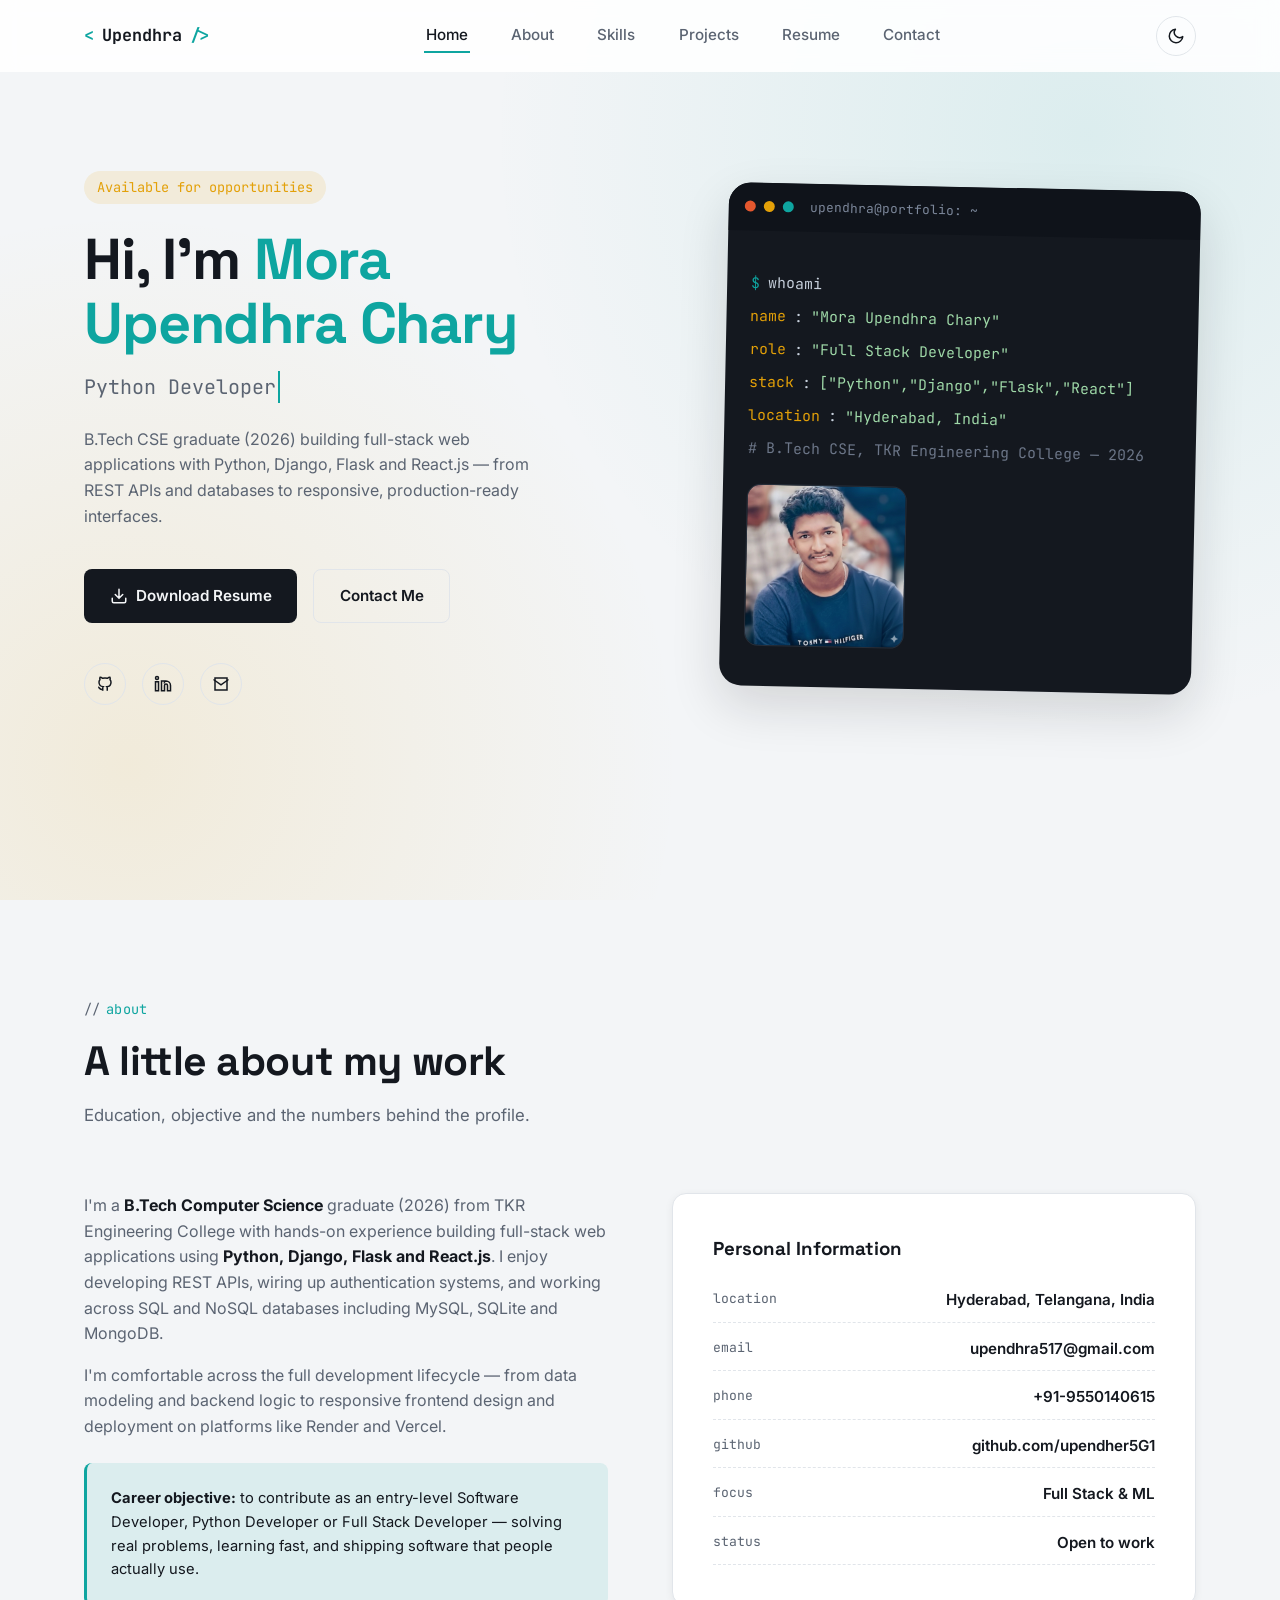
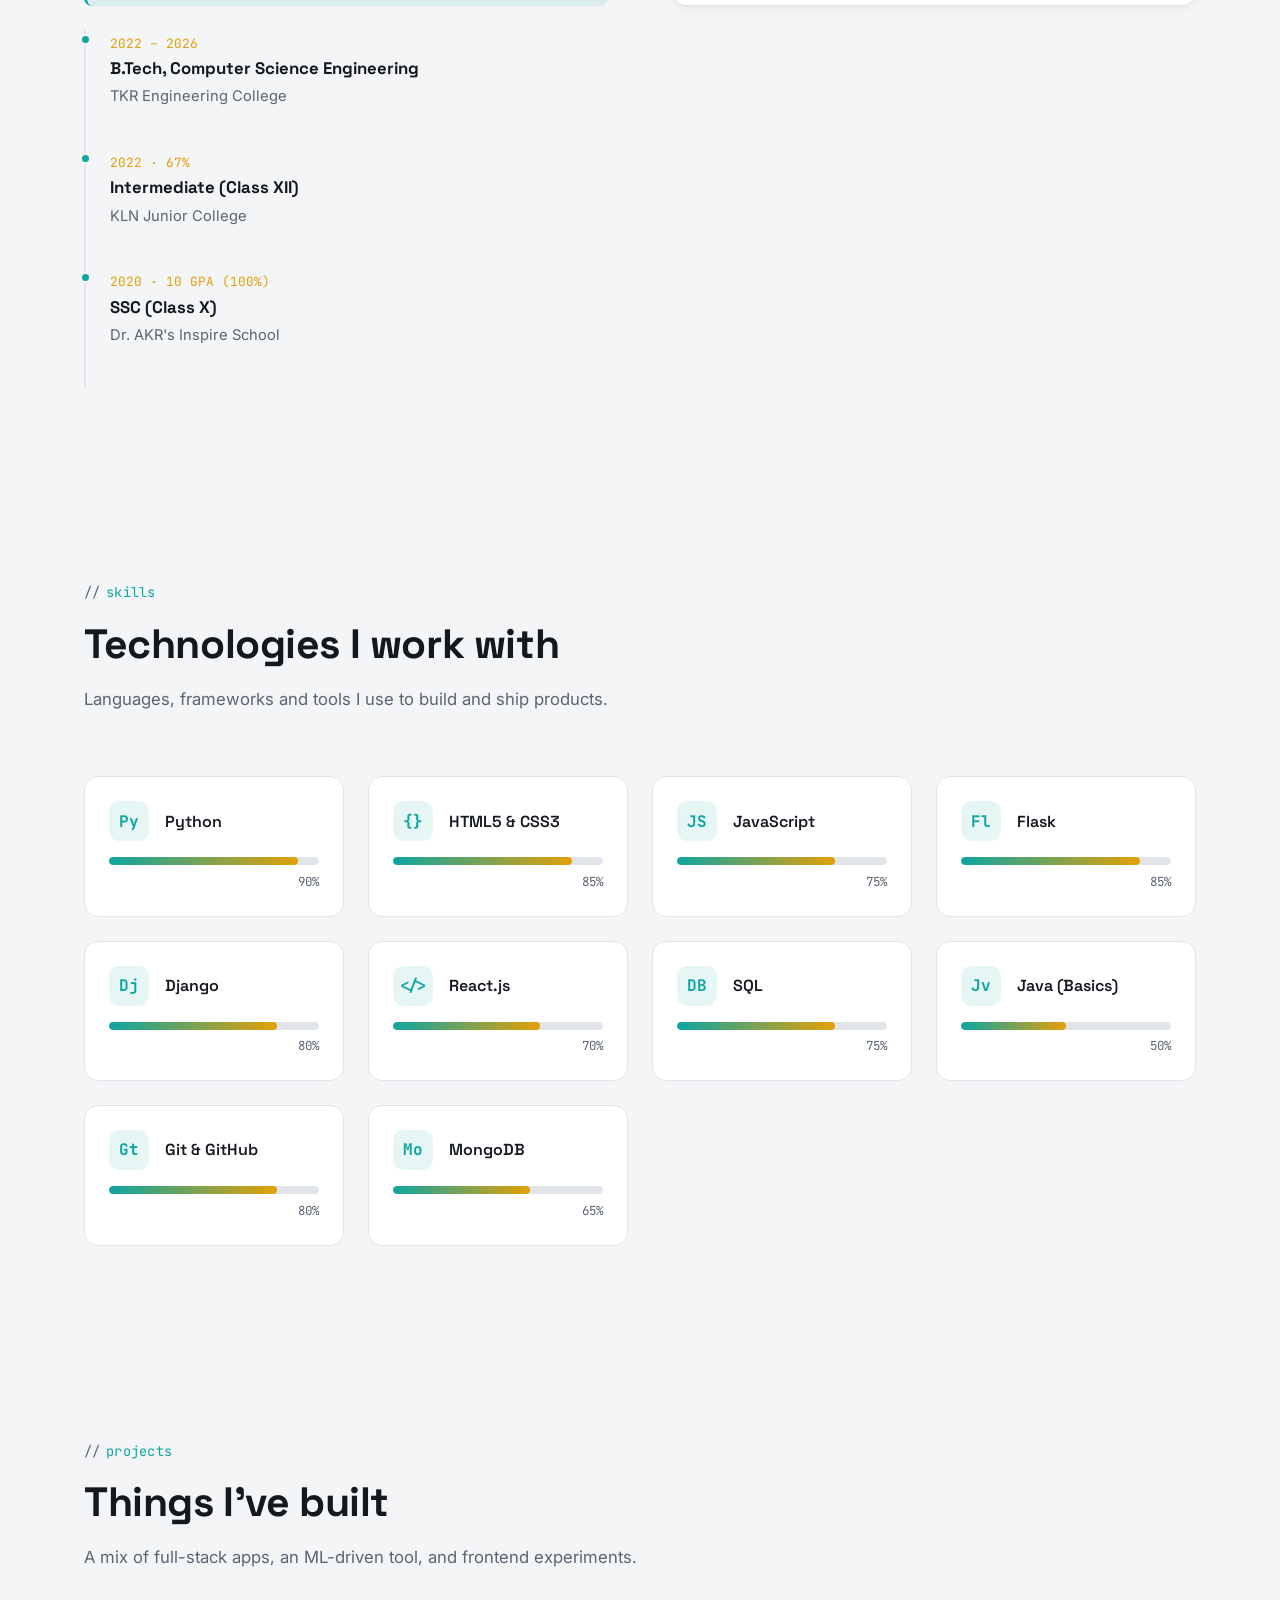
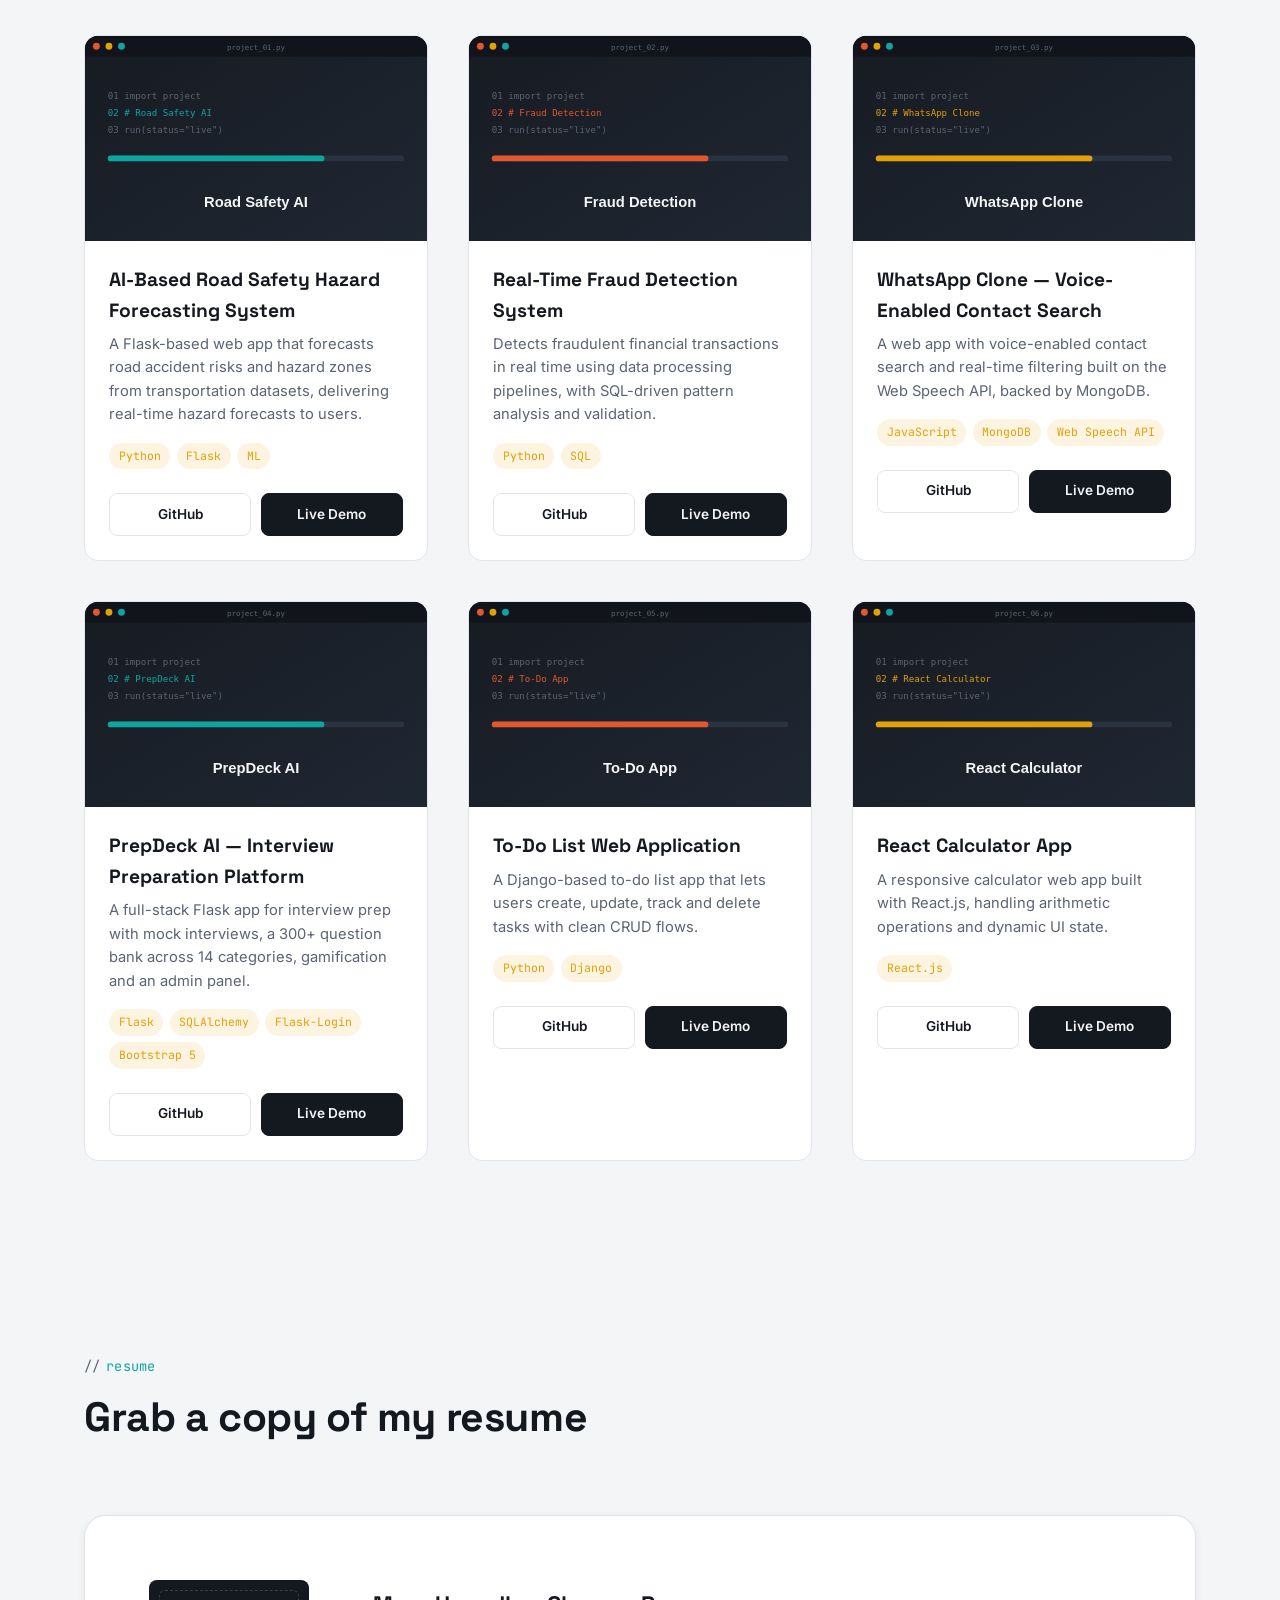
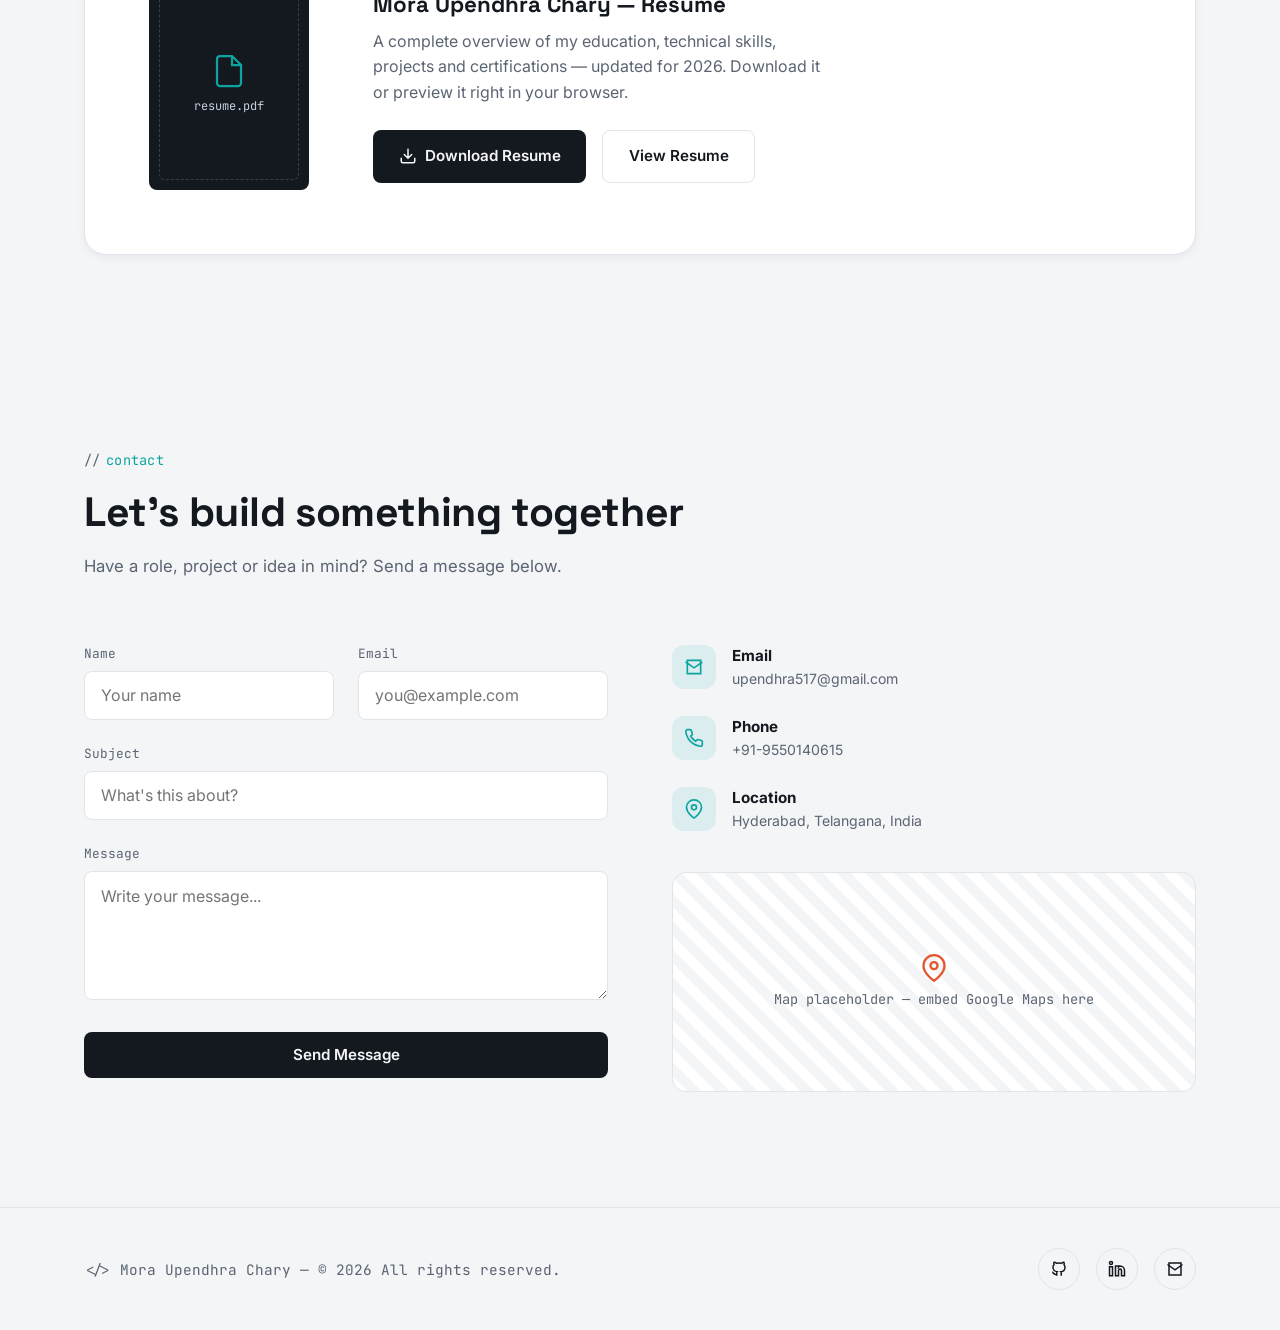
<file: index.html>
<!DOCTYPE html>
<html lang="en">
<head>
  <meta charset="UTF-8" />
  <meta name="viewport" content="width=device-width, initial-scale=1.0" />
  <title>Mora Upendhra Chary — Python &amp; Full Stack Developer</title>
  <meta name="description" content="Portfolio of Mora Upendhra Chary — Python, Django, Flask &amp; React.js developer. B.Tech CSE student building full-stack web apps and ML-powered tools." />
  <meta name="keywords" content="Upendhra Chary, Python Developer, Django Developer, Flask Developer, React Developer, Full Stack Developer, Portfolio" />
  <meta name="author" content="Mora Upendhra Chary" />

  <!-- Open Graph -->
  <meta property="og:title" content="Mora Upendhra Chary — Python &amp; Full Stack Developer" />
  <meta property="og:description" content="Full-stack developer skilled in Python, Django, Flask, React.js and SQL/NoSQL databases." />
  <meta property="og:type" content="website" />

  <!-- Favicon (inline SVG, no external file needed) -->
  <link rel="icon" href="data:image/svg+xml,<svg xmlns=%22http://www.w3.org/2000/svg%22 viewBox=%220 0 100 100%22><rect width=%22100%22 height=%22100%22 rx=%2222%22 fill=%22%2314181F%22/><text x=%2250%22 y=%2266%22 font-size=%2250%22 fill=%22%230EA5A0%22 font-family=%22monospace%22 text-anchor=%22middle%22>&lt;/&gt;</text></svg>" />

  <!-- Fonts: display + body + mono -->
  <link rel="preconnect" href="https://fonts.googleapis.com" />
  <link rel="preconnect" href="https://fonts.gstatic.com" crossorigin />
  <link href="https://fonts.googleapis.com/css2?family=Space+Grotesk:wght@500;700&family=Inter:wght@400;500;600&family=JetBrains+Mono:wght@400;500;700&display=swap" rel="stylesheet" />

  <link rel="stylesheet" href="css/style.css" />
</head>
<body data-theme="light">

  <!-- ===================== Loading screen ===================== -->
  <div class="loader" id="loader" aria-hidden="true">
    <div class="loader-code">
      <span>booting_portfolio.py</span>
      <span class="loader-dot"></span>
      <span class="loader-dot"></span>
      <span class="loader-dot"></span>
    </div>
  </div>

  <!-- ===================== Scroll progress bar ===================== -->
  <div class="scroll-progress" id="scrollProgress"></div>

  <!-- ===================== Navigation ===================== -->
  <header>
    <nav class="navbar" id="navbar" aria-label="Primary">
      <div class="nav-inner">
        <a href="#home" class="nav-logo" aria-label="Homepage">
          <span class="bracket">&lt;</span>Upendhra<span class="bracket">/&gt;</span>
        </a>

        <ul class="nav-links" id="navLinks">
          <li><a href="#home" class="nav-link active" data-nav>Home</a></li>
          <li><a href="#about" class="nav-link" data-nav>About</a></li>
          <li><a href="#skills" class="nav-link" data-nav>Skills</a></li>
          <li><a href="#projects" class="nav-link" data-nav>Projects</a></li>
          <li><a href="#resume" class="nav-link" data-nav>Resume</a></li>
          <li><a href="#contact" class="nav-link" data-nav>Contact</a></li>
        </ul>

        <div class="nav-actions">
          <button class="theme-toggle" id="themeToggle" aria-label="Toggle dark mode" type="button">
            <svg class="icon-moon" viewBox="0 0 24 24" fill="none" stroke-width="2" stroke-linecap="round" stroke-linejoin="round"><path d="M21 12.79A9 9 0 1 1 11.21 3 7 7 0 0 0 21 12.79z"/></svg>
            <svg class="icon-sun" viewBox="0 0 24 24" fill="none" stroke-width="2" stroke-linecap="round" stroke-linejoin="round"><circle cx="12" cy="12" r="5"/><path d="M12 1v2M12 21v2M4.22 4.22l1.42 1.42M18.36 18.36l1.42 1.42M1 12h2M21 12h2M4.22 19.78l1.42-1.42M18.36 5.64l1.42-1.42"/></svg>
          </button>
          <button class="hamburger" id="hamburger" aria-label="Toggle menu" aria-expanded="false" aria-controls="navLinks" type="button">
            <span></span><span></span><span></span>
          </button>
        </div>
      </div>
    </nav>
  </header>

  <main>
    <!-- ===================== Hero ===================== -->
    <section class="hero" id="home">
      <div class="container hero-inner">
        <div class="hero-copy reveal">
          <span class="hero-tag">Available for opportunities</span>
          <h1 class="hero-title">Hi, I'm <span class="highlight">Mora Upendhra Chary</span></h1>
          <p class="hero-role"><span id="typedText"></span><span class="cursor">&nbsp;</span></p>
          <p class="hero-desc">
            B.Tech CSE graduate (2026) building full-stack web applications with
            Python, Django, Flask and React.js — from REST APIs and databases
            to responsive, production-ready interfaces.
          </p>

          <div class="hero-actions">
            <a href="assets/Upendhra_Chary_Mora_Resume.pdf" download class="btn btn-primary">
              <svg width="18" height="18" viewBox="0 0 24 24" fill="none" stroke="currentColor" stroke-width="2" stroke-linecap="round"><path d="M21 15v4a2 2 0 0 1-2 2H5a2 2 0 0 1-2-2v-4M7 10l5 5 5-5M12 15V3"/></svg>
              Download Resume
            </a>
            <a href="#contact" class="btn btn-outline" data-nav>Contact Me</a>
          </div>

          <div class="hero-socials">
            <a class="social-icon" href="https://github.com/upendher5G1" target="_blank" rel="noopener noreferrer" aria-label="GitHub profile">
              <svg viewBox="0 0 24 24" fill="none" stroke-width="2"><path d="M9 19c-4.3 1.4-4.3-2.5-6-3m12 5v-3.5c0-1 .1-1.4-.5-2 2.8-.3 5.5-1.4 5.5-6a4.6 4.6 0 0 0-1.3-3.2 4.2 4.2 0 0 0-.1-3.2s-1.1-.3-3.5 1.3a12.3 12.3 0 0 0-6.2 0C6.5 2.8 5.4 3.1 5.4 3.1a4.2 4.2 0 0 0-.1 3.2A4.6 4.6 0 0 0 4 9.5c0 4.6 2.7 5.7 5.5 6-.6.6-.6 1.2-.5 2V21"/></svg>
            </a>
            <a class="social-icon" href="#" target="_blank" rel="noopener noreferrer" aria-label="LinkedIn profile">
              <svg viewBox="0 0 24 24" fill="none" stroke-width="2"><path d="M16 8a6 6 0 0 1 6 6v7h-4v-7a2 2 0 0 0-4 0v7h-4V8h4v1.5A5 5 0 0 1 16 8z"/><rect x="2" y="9" width="4" height="12"/><circle cx="4" cy="4" r="2"/></svg>
            </a>
            <a class="social-icon" href="mailto:upendhra517@gmail.com" aria-label="Send email">
              <svg viewBox="0 0 24 24" fill="none" stroke-width="2"><path d="M4 4h16v16H4z"/><path d="m22 6-10 7L2 6"/></svg>
            </a>
          </div>
        </div>

        <div class="hero-visual reveal">
          <div class="terminal-card">
            <div class="terminal-titlebar">
              <span class="terminal-dot red"></span>
              <span class="terminal-dot amber"></span>
              <span class="terminal-dot green"></span>
              <span class="terminal-title">upendhra@portfolio: ~</span>
            </div>
            <div class="terminal-body">
              <p class="line"><span class="prompt">$</span> whoami</p>
              <p class="line"><span class="key">name</span>: <span class="str">"Mora Upendhra Chary"</span></p>
              <p class="line"><span class="key">role</span>: <span class="str">"Full Stack Developer"</span></p>
              <p class="line"><span class="key">stack</span>: <span class="str">["Python","Django","Flask","React"]</span></p>
              <p class="line"><span class="key">location</span>: <span class="str">"Hyderabad, India"</span></p>
              <p class="line"><span class="com"># B.Tech CSE, TKR Engineering College — 2026</span></p>
              <div class="avatar-frame">
                <img src="images/uppy.png" alt="Illustrated profile placeholder for Mora Upendhra Chary" width="160" height="160" loading="lazy" />
              </div>
            </div>
          </div>
        </div>
      </div>
    </section>

    <!-- ===================== About ===================== -->
    <section id="about">
      <div class="container">
        <div class="section-head reveal">
          <p class="eyebrow">about</p>
          <h2 class="section-title">A little about my work</h2>
          <p class="section-sub">Education, objective and the numbers behind the profile.</p>
        </div>

        <div class="about-grid">
          <div class="about-bio reveal">
            <p>
              I'm a <strong>B.Tech Computer Science</strong> graduate (2026) from TKR Engineering
              College with hands-on experience building full-stack web applications using
              <strong>Python, Django, Flask and React.js</strong>. I enjoy developing REST APIs,
              wiring up authentication systems, and working across SQL and NoSQL databases
              including MySQL, SQLite and MongoDB.
            </p>
            <p>
              I'm comfortable across the full development lifecycle — from data modeling
              and backend logic to responsive frontend design and deployment on platforms
              like Render and Vercel.
            </p>

            <div class="objective-box">
              <strong>Career objective:</strong> to contribute as an entry-level Software
              Developer, Python Developer or Full Stack Developer — solving real problems,
              learning fast, and shipping software that people actually use.
            </div>

            <div class="timeline">
              <div class="timeline-item">
                <span>2022 – 2026</span>
                <h4>B.Tech, Computer Science Engineering</h4>
                <p>TKR Engineering College</p>
              </div>
              <div class="timeline-item">
                <span>2022 · 67%</span>
                <h4>Intermediate (Class XII)</h4>
                <p>KLN Junior College</p>
              </div>
              <div class="timeline-item">
                <span>2020 · 10 GPA (100%)</span>
                <h4>SSC (Class X)</h4>
                <p>Dr. AKR's Inspire School</p>
              </div>
            </div>
          </div>

          <div class="info-card reveal">
            <h3>Personal Information</h3>
            <ul class="info-list">
              <li><span>location</span><span>Hyderabad, Telangana, India</span></li>
              <li><span>email</span><span>upendhra517@gmail.com</span></li>
              <li><span>phone</span><span>+91-9550140615</span></li>
              <li><span>github</span><span>github.com/upendher5G1</span></li>
              <li><span>focus</span><span>Full Stack &amp; ML</span></li>
              <li><span>status</span><span>Open to work</span></li>
            </ul>
          </div>
        </div>
      </div>
    </section>

    <!-- ===================== Skills ===================== -->
    <section id="skills">
      <div class="container">
        <div class="section-head reveal">
          <p class="eyebrow">skills</p>
          <h2 class="section-title">Technologies I work with</h2>
          <p class="section-sub">Languages, frameworks and tools I use to build and ship products.</p>
        </div>

        <div class="skills-grid reveal-stagger" id="skillsGrid">
          <!-- Skill cards are injected identically in markup for SEO/no-JS fallback -->
          <div class="skill-card reveal" data-percent="90">
            <div class="skill-top"><span class="skill-icon">Py</span><span class="skill-name">Python</span></div>
            <div class="skill-bar-track"><div class="skill-bar-fill"></div></div>
            <div class="skill-percent">90%</div>
          </div>
          <div class="skill-card reveal" data-percent="85">
            <div class="skill-top"><span class="skill-icon">{}</span><span class="skill-name">HTML5 &amp; CSS3</span></div>
            <div class="skill-bar-track"><div class="skill-bar-fill"></div></div>
            <div class="skill-percent">85%</div>
          </div>
          <div class="skill-card reveal" data-percent="75">
            <div class="skill-top"><span class="skill-icon">JS</span><span class="skill-name">JavaScript</span></div>
            <div class="skill-bar-track"><div class="skill-bar-fill"></div></div>
            <div class="skill-percent">75%</div>
          </div>
          <div class="skill-card reveal" data-percent="85">
            <div class="skill-top"><span class="skill-icon">Fl</span><span class="skill-name">Flask</span></div>
            <div class="skill-bar-track"><div class="skill-bar-fill"></div></div>
            <div class="skill-percent">85%</div>
          </div>
          <div class="skill-card reveal" data-percent="80">
            <div class="skill-top"><span class="skill-icon">Dj</span><span class="skill-name">Django</span></div>
            <div class="skill-bar-track"><div class="skill-bar-fill"></div></div>
            <div class="skill-percent">80%</div>
          </div>
          <div class="skill-card reveal" data-percent="70">
            <div class="skill-top"><span class="skill-icon">&lt;/&gt;</span><span class="skill-name">React.js</span></div>
            <div class="skill-bar-track"><div class="skill-bar-fill"></div></div>
            <div class="skill-percent">70%</div>
          </div>
          <div class="skill-card reveal" data-percent="75">
            <div class="skill-top"><span class="skill-icon">DB</span><span class="skill-name">SQL</span></div>
            <div class="skill-bar-track"><div class="skill-bar-fill"></div></div>
            <div class="skill-percent">75%</div>
          </div>
          <div class="skill-card reveal" data-percent="50">
            <div class="skill-top"><span class="skill-icon">Jv</span><span class="skill-name">Java (Basics)</span></div>
            <div class="skill-bar-track"><div class="skill-bar-fill"></div></div>
            <div class="skill-percent">50%</div>
          </div>
          <div class="skill-card reveal" data-percent="80">
            <div class="skill-top"><span class="skill-icon">Gt</span><span class="skill-name">Git &amp; GitHub</span></div>
            <div class="skill-bar-track"><div class="skill-bar-fill"></div></div>
            <div class="skill-percent">80%</div>
          </div>
          <div class="skill-card reveal" data-percent="65">
            <div class="skill-top"><span class="skill-icon">Mo</span><span class="skill-name">MongoDB</span></div>
            <div class="skill-bar-track"><div class="skill-bar-fill"></div></div>
            <div class="skill-percent">65%</div>
          </div>
        </div>
      </div>
    </section>

    <!-- ===================== Projects ===================== -->
    <section id="projects">
      <div class="container">
        <div class="section-head reveal">
          <p class="eyebrow">projects</p>
          <h2 class="section-title">Things I've built</h2>
          <p class="section-sub">A mix of full-stack apps, an ML-driven tool, and frontend experiments.</p>
        </div>

        <div class="projects-grid">

          <article class="project-card reveal">
            <div class="project-thumb">
              <img src="images/project-1.svg" alt="AI-Based Road Safety Hazard Forecasting System preview" loading="lazy" width="600" height="360" />
            </div>
            <div class="project-body">
              <h3>AI-Based Road Safety Hazard Forecasting System</h3>
              <p>A Flask-based web app that forecasts road accident risks and hazard zones from transportation datasets, delivering real-time hazard forecasts to users.</p>
              <div class="tech-tags"><span>Python</span><span>Flask</span><span>ML</span></div>
              <div class="project-links">
                <a href="https://github.com/upendher5G1/AI_Based_Road_Safety_Project" target="_blank" rel="noopener noreferrer">GitHub</a>
                <a class="primary" href="https://ai-based-road-safety-project.onrender.com" target="_blank" rel="noopener noreferrer">Live Demo</a>
              </div>
            </div>
          </article>

          <article class="project-card reveal">
            <div class="project-thumb">
              <img src="images/project-2.svg" alt="Real-Time Fraud Detection System preview" loading="lazy" width="600" height="360" />
            </div>
            <div class="project-body">
              <h3>Real-Time Fraud Detection System</h3>
              <p>Detects fraudulent financial transactions in real time using data processing pipelines, with SQL-driven pattern analysis and validation.</p>
              <div class="tech-tags"><span>Python</span><span>SQL</span></div>
              <div class="project-links">
                <a href="https://github.com/upendher5G1/Fraud-Transaction-Detection-Project" target="_blank" rel="noopener noreferrer">GitHub</a>
                <a class="primary" href="https://fruad-transaction-detection-project.onrender.com" target="_blank" rel="noopener noreferrer">Live Demo</a>
              </div>
            </div>
          </article>

          <article class="project-card reveal">
            <div class="project-thumb">
              <img src="images/project-3.svg" alt="WhatsApp Clone with Voice-Enabled Contact Search preview" loading="lazy" width="600" height="360" />
            </div>
            <div class="project-body">
              <h3>WhatsApp Clone — Voice-Enabled Contact Search</h3>
              <p>A web app with voice-enabled contact search and real-time filtering built on the Web Speech API, backed by MongoDB.</p>
              <div class="tech-tags"><span>JavaScript</span><span>MongoDB</span><span>Web Speech API</span></div>
              <div class="project-links">
                <a href="https://github.com/upendher5G1/Whatsapp_Clone" target="_blank" rel="noopener noreferrer">GitHub</a>
                <a class="primary" href="https://quiet-profiterole-9f90bc.netlify.app/" target="_blank" rel="noopener noreferrer">Live Demo</a>
              </div>
            </div>
          </article>

          <article class="project-card reveal">
            <div class="project-thumb">
              <img src="images/project-4.svg" alt="PrepDeck AI Interview Preparation Platform preview" loading="lazy" width="600" height="360" />
            </div>
            <div class="project-body">
              <h3>PrepDeck AI — Interview Preparation Platform</h3>
              <p>A full-stack Flask app for interview prep with mock interviews, a 300+ question bank across 14 categories, gamification and an admin panel.</p>
              <div class="tech-tags"><span>Flask</span><span>SQLAlchemy</span><span>Flask-Login</span><span>Bootstrap 5</span></div>
              <div class="project-links">
                <a href="https://github.com/upendher5G1/AI-interview-practice" target="_blank" rel="noopener noreferrer">GitHub</a>
                <a class="primary" href="https://reword-swagger-paddle.ngrok-free.dev" target="_blank" rel="noopener noreferrer">Live Demo</a>
              </div>
            </div>
          </article>

          <article class="project-card reveal">
            <div class="project-thumb">
              <img src="images/project-5.svg" alt="To-Do List Web Application preview" loading="lazy" width="600" height="360" />
            </div>
            <div class="project-body">
              <h3>To-Do List Web Application</h3>
              <p>A Django-based to-do list app that lets users create, update, track and delete tasks with clean CRUD flows.</p>
              <div class="tech-tags"><span>Python</span><span>Django</span></div>
              <div class="project-links">
                <a href="https://github.com/upendher5G1/TODO_List" target="_blank" rel="noopener noreferrer">GitHub</a>
                <a class="primary" href="https://todo-list-3vbt.onrender.com" target="_blank" rel="noopener noreferrer">Live Demo</a>
              </div>
            </div>
          </article>

          <article class="project-card reveal">
            <div class="project-thumb">
              <img src="images/project-6.svg" alt="React Calculator App preview" loading="lazy" width="600" height="360" />
            </div>
            <div class="project-body">
              <h3>React Calculator App</h3>
              <p>A responsive calculator web app built with React.js, handling arithmetic operations and dynamic UI state.</p>
              <div class="tech-tags"><span>React.js</span></div>
              <div class="project-links">
                <a href="https://github.com/upendher5G1" target="_blank" rel="noopener noreferrer">GitHub</a>
                <a class="primary" href="https://react-calculater-sepia.vercel.app/" target="_blank" rel="noopener noreferrer">Live Demo</a>
              </div>
            </div>
          </article>

        </div>
      </div>
    </section>

    <!-- ===================== Resume ===================== -->
    <section id="resume">
      <div class="container">
        <div class="section-head reveal">
          <p class="eyebrow">resume</p>
          <h2 class="section-title">Grab a copy of my resume</h2>
        </div>

        <div class="resume-card reveal">
          <div class="resume-preview">
            <svg viewBox="0 0 24 24" fill="none" stroke="currentColor" stroke-width="1.5"><path d="M14 2H6a2 2 0 0 0-2 2v16a2 2 0 0 0 2 2h12a2 2 0 0 0 2-2V8z"/><path d="M14 2v6h6"/></svg>
            <span>resume.pdf</span>
          </div>
          <div class="resume-text">
            <h3>Mora Upendhra Chary — Resume</h3>
            <p>
              A complete overview of my education, technical skills, projects and
              certifications — updated for 2026. Download it or preview it right
              in your browser.
            </p>
            <div class="resume-buttons">
              <a href="assets/Upendhra_Chary_Mora_Resume.pdf" download class="btn btn-primary">
                <svg width="18" height="18" viewBox="0 0 24 24" fill="none" stroke="currentColor" stroke-width="2" stroke-linecap="round"><path d="M21 15v4a2 2 0 0 1-2 2H5a2 2 0 0 1-2-2v-4M7 10l5 5 5-5M12 15V3"/></svg>
                Download Resume
              </a>
              <a href="assets/Upendhra_Chary_Mora_Resume.pdf" target="_blank" rel="noopener noreferrer" class="btn btn-outline">View Resume</a>
            </div>
          </div>
        </div>
      </div>
    </section>

    <!-- ===================== Contact ===================== -->
    <section id="contact">
      <div class="container">
        <div class="section-head reveal">
          <p class="eyebrow">contact</p>
          <h2 class="section-title">Let's build something together</h2>
          <p class="section-sub">Have a role, project or idea in mind? Send a message below.</p>
        </div>

        <div class="contact-grid">
          <form class="contact-form reveal" id="contactForm" novalidate>
            <div class="form-row">
              <div class="form-group">
                <label for="name">Name</label>
                <input type="text" id="name" name="name" placeholder="Your name" required />
              </div>
              <div class="form-group">
                <label for="email">Email</label>
                <input type="email" id="email" name="email" placeholder="you@example.com" required />
              </div>
            </div>
            <div class="form-group">
              <label for="subject">Subject</label>
              <input type="text" id="subject" name="subject" placeholder="What's this about?" required />
            </div>
            <div class="form-group">
              <label for="message">Message</label>
              <textarea id="message" name="message" rows="5" placeholder="Write your message..." required></textarea>
            </div>
            <button type="submit" class="btn btn-primary btn-block">Send Message</button>
            <p class="form-status" id="formStatus" role="status" aria-live="polite"></p>
          </form>

          <div class="contact-side reveal">
            <div class="contact-info-list">
              <div class="contact-info-item">
                <span class="contact-info-icon">
                  <svg viewBox="0 0 24 24" fill="none" stroke="currentColor" stroke-width="2"><path d="M4 4h16v16H4z"/><path d="m22 6-10 7L2 6"/></svg>
                </span>
                <div>
                  <h4>Email</h4>
                  <p>upendhra517@gmail.com</p>
                </div>
              </div>
              <div class="contact-info-item">
                <span class="contact-info-icon">
                  <svg viewBox="0 0 24 24" fill="none" stroke="currentColor" stroke-width="2"><path d="M22 16.92v3a2 2 0 0 1-2.18 2 19.8 19.8 0 0 1-8.63-3.07 19.5 19.5 0 0 1-6-6 19.8 19.8 0 0 1-3.07-8.67A2 2 0 0 1 4.11 2h3a2 2 0 0 1 2 1.72c.13.96.36 1.9.68 2.81a2 2 0 0 1-.45 2.11L8.09 9.91a16 16 0 0 0 6 6l1.27-1.27a2 2 0 0 1 2.11-.45c.91.32 1.85.55 2.81.68A2 2 0 0 1 22 16.92z"/></svg>
                </span>
                <div>
                  <h4>Phone</h4>
                  <p>+91-9550140615</p>
                </div>
              </div>
              <div class="contact-info-item">
                <span class="contact-info-icon">
                  <svg viewBox="0 0 24 24" fill="none" stroke="currentColor" stroke-width="2"><path d="M21 10c0 7-9 13-9 13s-9-6-9-13a9 9 0 0 1 18 0z"/><circle cx="12" cy="10" r="3"/></svg>
                </span>
                <div>
                  <h4>Location</h4>
                  <p>Hyderabad, Telangana, India</p>
                </div>
              </div>
            </div>

            <div class="map-placeholder">
              <svg viewBox="0 0 24 24" fill="none" stroke="currentColor" stroke-width="2"><path d="M21 10c0 7-9 13-9 13s-9-6-9-13a9 9 0 0 1 18 0z"/><circle cx="12" cy="10" r="3"/></svg>
              <span>Map placeholder — embed Google Maps here</span>
            </div>
          </div>
        </div>
      </div>
    </section>
  </main>

  <!-- ===================== Footer ===================== -->
  <footer class="footer">
    <div class="container footer-inner">
      <p class="footer-brand">&lt;/&gt; Mora Upendhra Chary — &copy; <span id="year"></span> All rights reserved.</p>
      <div class="footer-socials">
        <a class="social-icon" href="https://github.com/upendher5G1" target="_blank" rel="noopener noreferrer" aria-label="GitHub profile">
          <svg viewBox="0 0 24 24" fill="none" stroke-width="2"><path d="M9 19c-4.3 1.4-4.3-2.5-6-3m12 5v-3.5c0-1 .1-1.4-.5-2 2.8-.3 5.5-1.4 5.5-6a4.6 4.6 0 0 0-1.3-3.2 4.2 4.2 0 0 0-.1-3.2s-1.1-.3-3.5 1.3a12.3 12.3 0 0 0-6.2 0C6.5 2.8 5.4 3.1 5.4 3.1a4.2 4.2 0 0 0-.1 3.2A4.6 4.6 0 0 0 4 9.5c0 4.6 2.7 5.7 5.5 6-.6.6-.6 1.2-.5 2V21"/></svg>
        </a>
        <a class="social-icon" href="#" target="_blank" rel="noopener noreferrer" aria-label="LinkedIn profile">
          <svg viewBox="0 0 24 24" fill="none" stroke-width="2"><path d="M16 8a6 6 0 0 1 6 6v7h-4v-7a2 2 0 0 0-4 0v7h-4V8h4v1.5A5 5 0 0 1 16 8z"/><rect x="2" y="9" width="4" height="12"/><circle cx="4" cy="4" r="2"/></svg>
        </a>
        <a class="social-icon" href="mailto:upendhra517@gmail.com" aria-label="Send email">
          <svg viewBox="0 0 24 24" fill="none" stroke-width="2"><path d="M4 4h16v16H4z"/><path d="m22 6-10 7L2 6"/></svg>
        </a>
      </div>
    </div>
  </footer>

  <button class="back-to-top" id="backToTop" aria-label="Back to top" type="button">
    <svg viewBox="0 0 24 24" fill="none" stroke="currentColor" stroke-width="2" stroke-linecap="round"><path d="m18 15-6-6-6 6"/></svg>
  </button>

  <script src="js/script.js"></script>
</body>
</html>
</file>
<file: css/style.css>
/* ==========================================================================
   MORA UPENDHRA CHARY — PORTFOLIO STYLESHEET
   Design language: "annotated terminal" — a developer's paper notebook
   crossed with a code editor. Mono accents act as inline comments that
   label each section, echoing how a dev annotates their own code.
   ========================================================================== */

/* --------------------------- Design Tokens ------------------------------ */
:root {
  /* Color palette */
  --paper: #F3F5F7;
  --surface: #FFFFFF;
  --surface-raised: #FFFFFF;
  --ink: #14181F;
  --muted: #5B6472;
  --line: #E1E5EA;
  --accent-teal: #0EA5A0;
  --accent-amber: #E3A008;
  --accent-coral: #E4572E;
  --accent-teal-tint: rgba(14, 165, 160, 0.1);
  --accent-amber-tint: rgba(227, 160, 8, 0.12);
  --accent-coral-tint: rgba(228, 87, 46, 0.1);

  /* Typography */
  --font-display: 'Space Grotesk', 'Segoe UI', sans-serif;
  --font-body: 'Inter', 'Segoe UI', sans-serif;
  --font-mono: 'JetBrains Mono', 'Courier New', monospace;

  /* Spacing scale */
  --space-xs: 0.5rem;
  --space-sm: 1rem;
  --space-md: 1.5rem;
  --space-lg: 2.5rem;
  --space-xl: 4rem;
  --space-2xl: 6rem;

  /* Layout */
  --max-width: 1160px;
  --radius-sm: 8px;
  --radius-md: 14px;
  --radius-lg: 22px;
  --shadow-sm: 0 2px 8px rgba(20, 24, 31, 0.06);
  --shadow-md: 0 10px 30px rgba(20, 24, 31, 0.09);
  --shadow-lg: 0 20px 50px rgba(20, 24, 31, 0.14);
  --nav-height: 72px;
  --transition: 0.25s cubic-bezier(0.4, 0, 0.2, 1);
}

/* Dark theme overrides */
[data-theme="dark"] {
  --paper: #10141B;
  --surface: #171C24;
  --surface-raised: #1D232D;
  --ink: #EDEFF3;
  --muted: #9BA5B4;
  --line: #2A313C;
  --accent-teal-tint: rgba(14, 165, 160, 0.16);
  --accent-amber-tint: rgba(227, 160, 8, 0.16);
  --accent-coral-tint: rgba(228, 87, 46, 0.16);
  --shadow-sm: 0 2px 8px rgba(0, 0, 0, 0.25);
  --shadow-md: 0 10px 30px rgba(0, 0, 0, 0.35);
  --shadow-lg: 0 20px 50px rgba(0, 0, 0, 0.45);
}

/* ------------------------------ Reset ------------------------------------ */
*,
*::before,
*::after {
  box-sizing: border-box;
  margin: 0;
  padding: 0;
}

html {
  scroll-behavior: smooth;
  -webkit-text-size-adjust: 100%;
}

@media (prefers-reduced-motion: reduce) {
  html {
    scroll-behavior: auto;
  }
  *,
  *::before,
  *::after {
    animation-duration: 0.01ms !important;
    animation-iteration-count: 1 !important;
    transition-duration: 0.01ms !important;
    scroll-behavior: auto !important;
  }
}

body {
  font-family: var(--font-body);
  background-color: var(--paper);
  color: var(--ink);
  line-height: 1.6;
  overflow-x: hidden;
  transition: background-color var(--transition), color var(--transition);
}

img {
  max-width: 100%;
  display: block;
}

a {
  color: inherit;
  text-decoration: none;
}

ul {
  list-style: none;
}

button {
  font-family: inherit;
  cursor: pointer;
  border: none;
  background: none;
  color: inherit;
}

input,
textarea {
  font-family: inherit;
  font-size: 1rem;
}

section {
  padding: var(--space-2xl) 0;
}

.container {
  max-width: var(--max-width);
  margin: 0 auto;
  padding: 0 var(--space-md);
}

/* Focus visibility for accessibility */
a:focus-visible,
button:focus-visible,
input:focus-visible,
textarea:focus-visible {
  outline: 2px solid var(--accent-teal);
  outline-offset: 3px;
  border-radius: 4px;
}

/* --------------------------- Section eyebrow ----------------------------
   Mono "// comment" labels act as this site's structural signature,
   echoing the way a developer annotates code above a function. */
.eyebrow {
  display: inline-flex;
  align-items: center;
  gap: 0.4em;
  font-family: var(--font-mono);
  font-size: 0.85rem;
  color: var(--accent-teal);
  letter-spacing: 0.02em;
  margin-bottom: var(--space-xs);
}

.eyebrow::before {
  content: '//';
  color: var(--muted);
}

.section-head {
  max-width: 640px;
  margin-bottom: var(--space-xl);
}

.section-title {
  font-family: var(--font-display);
  font-size: clamp(1.8rem, 3.2vw, 2.6rem);
  font-weight: 700;
  letter-spacing: -0.01em;
}

.section-sub {
  color: var(--muted);
  margin-top: var(--space-xs);
  font-size: 1.05rem;
}

/* ----------------------------- Scroll progress --------------------------- */
.scroll-progress {
  position: fixed;
  top: 0;
  left: 0;
  height: 3px;
  width: 0%;
  background: linear-gradient(90deg, var(--accent-teal), var(--accent-amber));
  z-index: 1100;
  transition: width 0.1s linear;
}

/* --------------------------------- Navbar --------------------------------- */
.navbar {
  position: fixed;
  top: 0;
  left: 0;
  right: 0;
  height: var(--nav-height);
  display: flex;
  align-items: center;
  z-index: 1000;
  background: color-mix(in srgb, var(--surface) 88%, transparent);
  backdrop-filter: blur(10px);
  border-bottom: 1px solid transparent;
  transition: border-color var(--transition), background var(--transition);
}

.navbar.is-scrolled {
  border-bottom-color: var(--line);
  box-shadow: var(--shadow-sm);
}

.nav-inner {
  width: 100%;
  max-width: var(--max-width);
  margin: 0 auto;
  padding: 0 var(--space-md);
  display: flex;
  align-items: center;
  justify-content: space-between;
}

.nav-logo {
  font-family: var(--font-mono);
  font-weight: 700;
  font-size: 1.05rem;
  display: flex;
  align-items: center;
  gap: 0.5rem;
}

.nav-logo .bracket {
  color: var(--accent-teal);
}

.nav-links {
  display: flex;
  gap: var(--space-lg);
}

.nav-links a {
  position: relative;
  font-size: 0.95rem;
  font-weight: 500;
  color: var(--muted);
  padding: 0.4rem 0.1rem;
  transition: color var(--transition);
}

.nav-links a::after {
  content: '';
  position: absolute;
  left: 0;
  bottom: -2px;
  width: 0;
  height: 2px;
  background: var(--accent-teal);
  transition: width var(--transition);
}

.nav-links a:hover,
.nav-links a.active {
  color: var(--ink);
}

.nav-links a.active::after,
.nav-links a:hover::after {
  width: 100%;
}

.nav-actions {
  display: flex;
  align-items: center;
  gap: var(--space-sm);
}

.theme-toggle {
  width: 40px;
  height: 40px;
  border-radius: 50%;
  display: flex;
  align-items: center;
  justify-content: center;
  border: 1px solid var(--line);
  transition: background var(--transition), transform var(--transition);
}

.theme-toggle:hover {
  transform: rotate(15deg);
  background: var(--accent-teal-tint);
}

.theme-toggle svg {
  width: 18px;
  height: 18px;
  stroke: var(--ink);
}

[data-theme="dark"] .icon-sun { display: block; }
[data-theme="dark"] .icon-moon { display: none; }
.icon-sun { display: none; }
.icon-moon { display: block; }

.hamburger {
  display: none;
  flex-direction: column;
  gap: 5px;
  width: 32px;
  height: 32px;
  align-items: center;
  justify-content: center;
}

.hamburger span {
  width: 22px;
  height: 2px;
  background: var(--ink);
  transition: transform var(--transition), opacity var(--transition);
}

.hamburger.is-open span:nth-child(1) {
  transform: translateY(7px) rotate(45deg);
}
.hamburger.is-open span:nth-child(2) {
  opacity: 0;
}
.hamburger.is-open span:nth-child(3) {
  transform: translateY(-7px) rotate(-45deg);
}

/* --------------------------------- Hero ----------------------------------- */
.hero {
  min-height: 100vh;
  display: flex;
  align-items: center;
  padding-top: var(--nav-height);
  position: relative;
  overflow: hidden;
}

.hero::before {
  content: '';
  position: absolute;
  inset: 0;
  background:
    radial-gradient(circle at 85% 15%, var(--accent-teal-tint), transparent 45%),
    radial-gradient(circle at 10% 85%, var(--accent-amber-tint), transparent 40%);
  pointer-events: none;
}

.hero-inner {
  display: grid;
  grid-template-columns: 1.1fr 0.9fr;
  gap: var(--space-xl);
  align-items: center;
  width: 100%;
}

.hero-tag {
  font-family: var(--font-mono);
  font-size: 0.85rem;
  color: var(--accent-amber);
  background: var(--accent-amber-tint);
  padding: 0.35rem 0.8rem;
  border-radius: 100px;
  display: inline-block;
  margin-bottom: var(--space-md);
}

.hero-title {
  font-family: var(--font-display);
  font-size: clamp(2.2rem, 5vw, 3.6rem);
  font-weight: 700;
  line-height: 1.1;
  letter-spacing: -0.02em;
}

.hero-title .highlight {
  color: var(--accent-teal);
}

.hero-role {
  font-family: var(--font-mono);
  font-size: clamp(1rem, 2vw, 1.25rem);
  color: var(--muted);
  margin-top: var(--space-sm);
  min-height: 1.6em;
}

.hero-role .cursor {
  display: inline-block;
  width: 2px;
  background: var(--accent-teal);
  margin-left: 2px;
  animation: blink 1s steps(1) infinite;
}

@keyframes blink {
  50% { opacity: 0; }
}

.hero-desc {
  margin-top: var(--space-md);
  max-width: 46ch;
  color: var(--muted);
}

.hero-actions {
  display: flex;
  gap: var(--space-sm);
  margin-top: var(--space-lg);
  flex-wrap: wrap;
}

.hero-socials {
  display: flex;
  gap: var(--space-sm);
  margin-top: var(--space-lg);
}

.social-icon {
  width: 42px;
  height: 42px;
  border-radius: 50%;
  border: 1px solid var(--line);
  display: flex;
  align-items: center;
  justify-content: center;
  transition: transform var(--transition), background var(--transition), border-color var(--transition);
}

.social-icon svg {
  width: 18px;
  height: 18px;
  stroke: var(--ink);
}

.social-icon:hover {
  transform: translateY(-4px);
  background: var(--accent-teal);
  border-color: var(--accent-teal);
}

.social-icon:hover svg {
  stroke: #fff;
}

/* Terminal card — the hero's signature element */
.terminal-card {
  background: #14181F;
  border-radius: var(--radius-lg);
  box-shadow: var(--shadow-lg);
  overflow: hidden;
  transform: rotate(1.2deg);
  transition: transform var(--transition);
}

.terminal-card:hover {
  transform: rotate(0deg) translateY(-4px);
}

.terminal-titlebar {
  display: flex;
  align-items: center;
  gap: var(--space-xs);
  padding: 0.85rem 1rem;
  background: #0F131A;
}

.terminal-dot {
  width: 11px;
  height: 11px;
  border-radius: 50%;
}
.terminal-dot.red { background: var(--accent-coral); }
.terminal-dot.amber { background: var(--accent-amber); }
.terminal-dot.green { background: var(--accent-teal); }

.terminal-title {
  margin-left: var(--space-xs);
  font-family: var(--font-mono);
  font-size: 0.8rem;
  color: #7C879A;
}

.terminal-body {
  padding: var(--space-lg) var(--space-md);
  font-family: var(--font-mono);
  font-size: 0.92rem;
  color: #C7D0DC;
  min-height: 280px;
}

.terminal-body .line {
  margin-bottom: 0.6rem;
  display: flex;
  gap: 0.5rem;
  flex-wrap: wrap;
}

.terminal-body .prompt {
  color: var(--accent-teal);
}

.terminal-body .key { color: var(--accent-amber); }
.terminal-body .str { color: #9FD9A8; }
.terminal-body .com { color: #6C7688; }

.avatar-frame {
  margin-top: var(--space-md);
  border-radius: var(--radius-md);
  overflow: hidden;
  border: 1px solid #262E3A;
  max-width: 160px;
}

/* --------------------------------- Buttons -------------------------------- */
.btn {
  display: inline-flex;
  align-items: center;
  gap: 0.5rem;
  padding: 0.85rem 1.6rem;
  border-radius: var(--radius-sm);
  font-weight: 600;
  font-size: 0.95rem;
  transition: transform var(--transition), box-shadow var(--transition), background var(--transition), color var(--transition);
}

.btn-primary {
  background: var(--ink);
  color: var(--paper);
}

[data-theme="dark"] .btn-primary {
  background: var(--accent-teal);
  color: #0B1114;
}

.btn-primary:hover {
  transform: translateY(-3px);
  box-shadow: var(--shadow-md);
}

.btn-outline {
  border: 1.5px solid var(--line);
  color: var(--ink);
}

.btn-outline:hover {
  border-color: var(--accent-teal);
  color: var(--accent-teal);
  transform: translateY(-3px);
}

.btn-block {
  width: 100%;
  justify-content: center;
}

/* ----------------------------- Reveal animation --------------------------- */
.reveal {
  opacity: 0;
  transform: translateY(28px);
  transition: opacity 0.7s ease, transform 0.7s ease;
}

.reveal.is-visible {
  opacity: 1;
  transform: translateY(0);
}

.reveal-stagger.is-visible > * {
  transition-delay: calc(var(--i, 0) * 90ms);
}

/* ---------------------------------- About ---------------------------------- */
.about-grid {
  display: grid;
  grid-template-columns: 1fr 1fr;
  gap: var(--space-xl);
  align-items: start;
}

.about-bio p {
  color: var(--muted);
  margin-bottom: var(--space-sm);
}

.about-bio strong {
  color: var(--ink);
}

.timeline {
  margin-top: var(--space-md);
  border-left: 2px solid var(--line);
  padding-left: var(--space-md);
}

.timeline-item {
  position: relative;
  padding-bottom: var(--space-md);
}

.timeline-item::before {
  content: '';
  position: absolute;
  left: calc(-1 * var(--space-md) - 6px);
  top: 4px;
  width: 11px;
  height: 11px;
  border-radius: 50%;
  background: var(--accent-teal);
  border: 2px solid var(--paper);
}

.timeline-item h4 {
  font-family: var(--font-display);
  font-size: 1.05rem;
}

.timeline-item span {
  font-family: var(--font-mono);
  font-size: 0.8rem;
  color: var(--accent-amber);
}

.timeline-item p {
  color: var(--muted);
  font-size: 0.92rem;
  margin-top: 0.2rem;
}

.info-card {
  background: var(--surface);
  border: 1px solid var(--line);
  border-radius: var(--radius-md);
  padding: var(--space-lg);
  box-shadow: var(--shadow-sm);
}

.info-card h3 {
  font-family: var(--font-display);
  margin-bottom: var(--space-md);
}

.info-list {
  display: grid;
  gap: 0.85rem;
}

.info-list li {
  display: flex;
  justify-content: space-between;
  gap: var(--space-sm);
  font-size: 0.95rem;
  border-bottom: 1px dashed var(--line);
  padding-bottom: 0.6rem;
}

.info-list li span:first-child {
  color: var(--muted);
  font-family: var(--font-mono);
  font-size: 0.82rem;
}

.info-list li span:last-child {
  font-weight: 600;
  text-align: right;
}

.objective-box {
  margin-top: var(--space-md);
  padding: var(--space-md);
  border-radius: var(--radius-sm);
  background: var(--accent-teal-tint);
  border-left: 3px solid var(--accent-teal);
  font-size: 0.92rem;
  color: var(--ink);
}

/* --------------------------------- Skills ---------------------------------- */
.skills-grid {
  display: grid;
  grid-template-columns: repeat(auto-fit, minmax(230px, 1fr));
  gap: var(--space-md);
}

.skill-card {
  background: var(--surface);
  border: 1px solid var(--line);
  border-radius: var(--radius-md);
  padding: var(--space-md);
  transition: transform var(--transition), box-shadow var(--transition), border-color var(--transition);
}

.skill-card:hover {
  transform: translateY(-6px);
  box-shadow: var(--shadow-md);
  border-color: var(--accent-teal);
}

.skill-top {
  display: flex;
  align-items: center;
  gap: var(--space-sm);
  margin-bottom: var(--space-sm);
}

.skill-icon {
  width: 40px;
  height: 40px;
  border-radius: 10px;
  display: flex;
  align-items: center;
  justify-content: center;
  background: var(--accent-teal-tint);
  color: var(--accent-teal);
  font-family: var(--font-mono);
  font-weight: 700;
}

.skill-name {
  font-weight: 600;
  font-family: var(--font-display);
}

.skill-bar-track {
  height: 8px;
  border-radius: 100px;
  background: var(--line);
  overflow: hidden;
}

.skill-bar-fill {
  height: 100%;
  width: 0%;
  border-radius: 100px;
  background: linear-gradient(90deg, var(--accent-teal), var(--accent-amber));
  transition: width 1.1s cubic-bezier(0.4, 0, 0.2, 1);
}

.skill-percent {
  margin-top: 0.4rem;
  font-family: var(--font-mono);
  font-size: 0.78rem;
  color: var(--muted);
  text-align: right;
}

/* -------------------------------- Projects ---------------------------------- */
.projects-grid {
  display: grid;
  grid-template-columns: repeat(auto-fit, minmax(320px, 1fr));
  gap: var(--space-lg);
}

.project-card {
  background: var(--surface);
  border: 1px solid var(--line);
  border-radius: var(--radius-md);
  overflow: hidden;
  transition: transform var(--transition), box-shadow var(--transition);
}

.project-card:hover {
  transform: translateY(-8px);
  box-shadow: var(--shadow-lg);
}

.project-thumb {
  aspect-ratio: 5 / 3;
  overflow: hidden;
  background: #14181F;
}

.project-thumb img {
  width: 100%;
  height: 100%;
  object-fit: cover;
  transition: transform 0.5s ease;
}

.project-card:hover .project-thumb img {
  transform: scale(1.06);
}

.project-body {
  padding: var(--space-md);
}

.project-body h3 {
  font-family: var(--font-display);
  font-size: 1.2rem;
  margin-bottom: 0.4rem;
}

.project-body p {
  color: var(--muted);
  font-size: 0.92rem;
  margin-bottom: var(--space-sm);
}

.tech-tags {
  display: flex;
  flex-wrap: wrap;
  gap: 0.4rem;
  margin-bottom: var(--space-md);
}

.tech-tags span {
  font-family: var(--font-mono);
  font-size: 0.72rem;
  padding: 0.25rem 0.6rem;
  border-radius: 100px;
  background: var(--accent-amber-tint);
  color: var(--accent-amber);
}

.project-links {
  display: flex;
  gap: 0.6rem;
}

.project-links a {
  flex: 1;
  text-align: center;
  padding: 0.6rem;
  border-radius: var(--radius-sm);
  font-size: 0.85rem;
  font-weight: 600;
  border: 1px solid var(--line);
  transition: background var(--transition), color var(--transition), border-color var(--transition);
}

.project-links a.primary {
  background: var(--ink);
  color: var(--paper);
  border-color: var(--ink);
}

[data-theme="dark"] .project-links a.primary {
  background: var(--accent-teal);
  border-color: var(--accent-teal);
  color: #0B1114;
}

.project-links a:hover {
  border-color: var(--accent-teal);
  color: var(--accent-teal);
}

.project-links a.primary:hover {
  color: var(--paper);
  opacity: 0.9;
}

/* -------------------------------- Resume ------------------------------------ */
.resume-card {
  display: flex;
  align-items: center;
  gap: var(--space-xl);
  background: var(--surface);
  border: 1px solid var(--line);
  border-radius: var(--radius-lg);
  padding: var(--space-xl);
  box-shadow: var(--shadow-sm);
}

.resume-preview {
  flex-shrink: 0;
  width: 160px;
  height: 210px;
  border-radius: var(--radius-sm);
  background: #14181F;
  display: flex;
  flex-direction: column;
  justify-content: center;
  align-items: center;
  gap: 0.5rem;
  color: #C7D0DC;
  font-family: var(--font-mono);
  font-size: 0.75rem;
  position: relative;
  overflow: hidden;
}

.resume-preview::before {
  content: '';
  position: absolute;
  inset: 10px;
  border: 1px dashed #33404F;
  border-radius: 6px;
}

.resume-preview svg {
  width: 36px;
  height: 36px;
  stroke: var(--accent-teal);
}

.resume-text h3 {
  font-family: var(--font-display);
  font-size: 1.4rem;
  margin-bottom: 0.4rem;
}

.resume-text p {
  color: var(--muted);
  margin-bottom: var(--space-md);
  max-width: 46ch;
}

.resume-buttons {
  display: flex;
  gap: var(--space-sm);
  flex-wrap: wrap;
}

/* -------------------------------- Contact ------------------------------------ */
.contact-grid {
  display: grid;
  grid-template-columns: 1fr 1fr;
  gap: var(--space-xl);
}

.form-group {
  margin-bottom: var(--space-md);
}

.form-group label {
  display: block;
  font-family: var(--font-mono);
  font-size: 0.8rem;
  color: var(--muted);
  margin-bottom: 0.4rem;
}

.form-group input,
.form-group textarea {
  width: 100%;
  padding: 0.85rem 1rem;
  border-radius: var(--radius-sm);
  border: 1px solid var(--line);
  background: var(--surface);
  color: var(--ink);
  transition: border-color var(--transition), box-shadow var(--transition);
}

.form-group input:focus,
.form-group textarea:focus {
  border-color: var(--accent-teal);
  box-shadow: 0 0 0 3px var(--accent-teal-tint);
  outline: none;
}

.form-row {
  display: grid;
  grid-template-columns: 1fr 1fr;
  gap: var(--space-md);
}

.form-status {
  margin-top: var(--space-sm);
  font-size: 0.9rem;
  font-family: var(--font-mono);
  min-height: 1.2em;
}

.form-status.success { color: var(--accent-teal); }
.form-status.error { color: var(--accent-coral); }

.contact-info-list {
  display: grid;
  gap: var(--space-md);
  margin-bottom: var(--space-lg);
}

.contact-info-item {
  display: flex;
  align-items: center;
  gap: var(--space-sm);
}

.contact-info-icon {
  width: 44px;
  height: 44px;
  border-radius: 12px;
  background: var(--accent-teal-tint);
  color: var(--accent-teal);
  display: flex;
  align-items: center;
  justify-content: center;
  flex-shrink: 0;
}

.contact-info-icon svg {
  width: 20px;
  height: 20px;
}

.contact-info-item h4 {
  font-size: 0.95rem;
}

.contact-info-item p {
  color: var(--muted);
  font-size: 0.88rem;
}

.map-placeholder {
  height: 220px;
  border-radius: var(--radius-md);
  border: 1px solid var(--line);
  background:
    repeating-linear-gradient(45deg, var(--surface), var(--surface) 10px, var(--paper) 10px, var(--paper) 20px);
  display: flex;
  align-items: center;
  justify-content: center;
  flex-direction: column;
  gap: 0.4rem;
  color: var(--muted);
  font-family: var(--font-mono);
  font-size: 0.85rem;
  text-align: center;
}

.map-placeholder svg {
  width: 28px;
  height: 28px;
  stroke: var(--accent-coral);
}

/* --------------------------------- Footer -------------------------------------- */
.footer {
  border-top: 1px solid var(--line);
  padding: var(--space-lg) 0;
}

.footer-inner {
  display: flex;
  justify-content: space-between;
  align-items: center;
  flex-wrap: wrap;
  gap: var(--space-md);
}

.footer-brand {
  font-family: var(--font-mono);
  font-size: 0.9rem;
  color: var(--muted);
}

.footer-socials {
  display: flex;
  gap: var(--space-sm);
}

.back-to-top {
  position: fixed;
  right: var(--space-md);
  bottom: var(--space-md);
  width: 46px;
  height: 46px;
  border-radius: 50%;
  background: var(--ink);
  color: var(--paper);
  display: flex;
  align-items: center;
  justify-content: center;
  box-shadow: var(--shadow-md);
  opacity: 0;
  transform: translateY(20px);
  pointer-events: none;
  transition: opacity var(--transition), transform var(--transition), background var(--transition);
  z-index: 900;
}

.back-to-top.is-visible {
  opacity: 1;
  transform: translateY(0);
  pointer-events: auto;
}

.back-to-top:hover {
  background: var(--accent-teal);
}

.back-to-top svg {
  width: 18px;
  height: 18px;
}

/* ------------------------------ Mobile nav drawer ------------------------------- */
@media (max-width: 900px) {
  .nav-links {
    position: fixed;
    top: var(--nav-height);
    right: 0;
    height: calc(100vh - var(--nav-height));
    width: min(75vw, 320px);
    background: var(--surface);
    flex-direction: column;
    gap: 0;
    padding: var(--space-lg) var(--space-md);
    transform: translateX(100%);
    transition: transform var(--transition);
    border-left: 1px solid var(--line);
  }

  .nav-links.is-open {
    transform: translateX(0);
  }

  .nav-links a {
    padding: var(--space-sm) 0;
    border-bottom: 1px solid var(--line);
    width: 100%;
  }

  .hamburger {
    display: flex;
  }

  .hero-inner {
    grid-template-columns: 1fr;
  }

  .hero-inner .terminal-card {
    order: -1;
  }

  .about-grid,
  .contact-grid {
    grid-template-columns: 1fr;
  }

  .resume-card {
    flex-direction: column;
    text-align: center;
  }

  .form-row {
    grid-template-columns: 1fr;
  }
}

@media (max-width: 600px) {
  section {
    padding: var(--space-xl) 0;
  }

  .hero {
    min-height: auto;
    padding-bottom: var(--space-xl);
  }

  .hero-actions,
  .resume-buttons {
    flex-direction: column;
    align-items: stretch;
  }

  .footer-inner {
    flex-direction: column;
    text-align: center;
  }
}

/* ------------------------------- Loading screen ---------------------------------- */
.loader {
  position: fixed;
  inset: 0;
  background: var(--paper);
  z-index: 2000;
  display: flex;
  align-items: center;
  justify-content: center;
  transition: opacity 0.5s ease, visibility 0.5s ease;
}

.loader.is-hidden {
  opacity: 0;
  visibility: hidden;
}

.loader-code {
  font-family: var(--font-mono);
  font-size: 1rem;
  color: var(--accent-teal);
  display: flex;
  align-items: center;
  gap: 0.5rem;
}

.loader-dot {
  width: 8px;
  height: 8px;
  border-radius: 50%;
  background: var(--accent-teal);
  animation: pulse 1s ease-in-out infinite;
}

.loader-dot:nth-child(2) { animation-delay: 0.15s; }
.loader-dot:nth-child(3) { animation-delay: 0.3s; }

@keyframes pulse {
  0%, 100% { opacity: 0.3; transform: scale(0.8); }
  50% { opacity: 1; transform: scale(1.1); }
}
</file>
